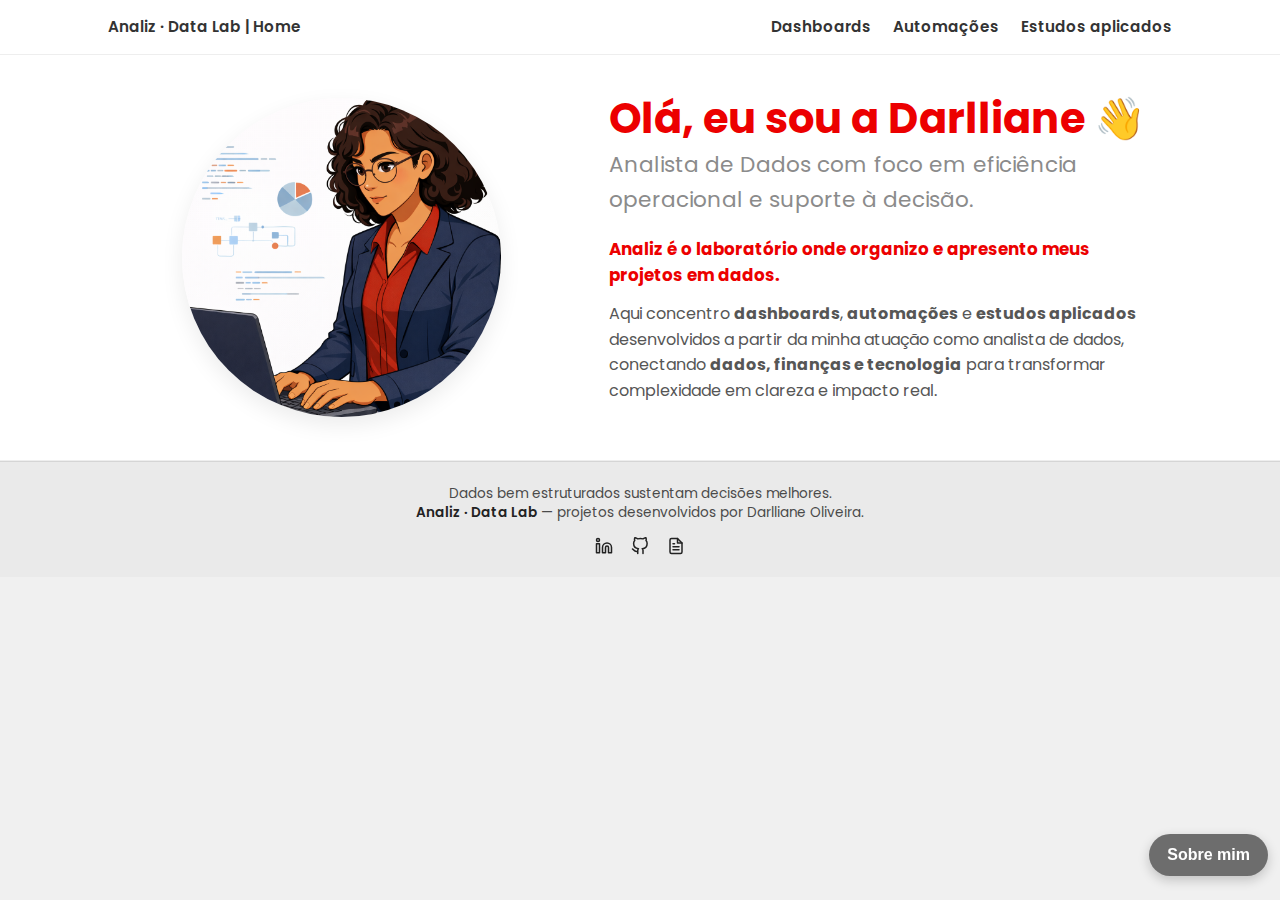
<file: index.html>
<!DOCTYPE html>
<html lang="pt-BR">
<head>
  <meta charset="UTF-8" />
  <meta name="viewport" content="width=device-width, initial-scale=1, viewport-fit=cover" />
  <title>Analiz · Data Lab</title>
  <meta name="description" content="Portfólio de projetos em Análise de Dados: dashboards, automações e estudos aplicados com foco em eficiência operacional e suporte à decisão." />

  <!-- Fonte -->
  <link rel="preconnect" href="https://fonts.googleapis.com" />
  <link rel="preconnect" href="https://fonts.gstatic.com" crossorigin />
  <link href="https://fonts.googleapis.com/css2?family=Poppins:wght@300;400;600;700&display=swap" rel="stylesheet" />

  <!-- CSS externo -->
  <script src="assets/js/head.js"></script>

</head>

<body>
  <!-- Loader de navegação -->
  <div id="page-loader" aria-hidden="true">
    <div class="loader-spinner" role="status" aria-label="Carregando"></div>
  </div>


  <!-- NAVBAR -->
  <header class="top-nav">
    <div class="nav-container">
      <div class="nav-brand">
        <a href="index.html">Analiz · Data Lab | Home</a>
      </div>

      <nav class="nav-links" aria-label="Navegação principal">
        <a href="dashboards/index.html">Dashboards</a>
        <a href="automacoes/index.html">Automações</a>
        <a href="outros_temas/index.html">Estudos aplicados</a>
      </nav>
    </div>
  </header>

  <!-- HERO -->
  <main id="conteudo">
    <section class="hero-outer">
      <div class="hero">

        <div class="hero-media">
          <img src="assets//img/analiz.png" alt="Analiz — analista de dados" loading="lazy" />
        </div>

        <div class="hero-content">
          <h1>Olá, eu sou a Darlliane 👋</h1>
          <h2>Analista de Dados com foco em eficiência operacional e suporte à decisão.</h2>

          <p class="highlight">
            Analiz é o laboratório onde organizo e apresento meus projetos em dados.
          </p>

          <p>
            Aqui concentro <strong>dashboards</strong>, <strong>automações</strong> e
            <strong>estudos aplicados</strong> desenvolvidos a partir da minha atuação
            como analista de dados, conectando <strong>dados, finanças e tecnologia</strong>
            para transformar complexidade em clareza e impacto real.
          </p>
        </div>

      </div>
    </section>
  </main>

  <!-- FOOTER -->
  <footer class="site-footer">
    <div class="footer-content">
      <p class="footer-text">
        Dados bem estruturados sustentam decisões melhores.
        <br />
        <strong>Analiz · Data Lab</strong> — projetos desenvolvidos por Darlliane Oliveira.
      </p>

      <div class="footer-icons" aria-label="Links sociais">
        <a href="https://www.linkedin.com/in/darlliane-oliveira/" target="_blank" rel="noopener" aria-label="LinkedIn">
          <img src="assets//img/icons/linkedin.svg" alt="LinkedIn" />
        </a>

        <a href="https://github.com/darllidso" target="_blank" rel="noopener" aria-label="GitHub">
          <img src="assets//img/icons/github.svg" alt="GitHub" />
        </a>

        <a
          href="https://drive.google.com/file/d/1v9AyhOX_EQFpCGU3636ZcON1fQlFMmdj/view?usp=sharing"
          target="_blank"
          rel="noopener"
          aria-label="Currículo"
        >
          <img src="assets//img/icons/file-text.svg" alt="Currículo PDF" />
        </a>
      </div>
    </div>
  </footer>

  <!-- BOTÃO SIDEBAR -->
  <button class="btn-analiz" type="button">
    <span class="btn-text">Sobre mim</span>
  </button>

  <!-- SIDEBAR -->
  <aside id="analiz-sidebar" aria-label="Sobre mim">
    <img class="profile-pic" src="assets//img/darlli.jpeg" alt="Foto de Darlliane Oliveira" loading="lazy" />

    <h3>Darlliane Oliveira</h3>

    <p>
      Sou Analista de Dados com cerca de 4 anos de experiência, atuando na análise
      e estruturação de dados para apoiar a tomada de decisão.
    </p>

    <p>
      Minha trajetória começou na área de <strong>finanças</strong>, o que me deu base sólida em regras
      de negócio e leitura de indicadores. A partir disso, migrei para dados, trabalhando com
      <strong>dashboards</strong>, <strong>automações</strong> e <strong>análises aplicadas</strong>.
    </p>

    <p>
      Hoje conecto <strong>dados, processos</strong> e <strong>negócio</strong>, com foco em eficiência operacional,
      clareza da informação e impacto real nas decisões.
    </p>
  </aside>

  <!-- JS ÚNICO -->
  <script src="assets/js/main.js" defer></script>
</body>
</html>
</file>
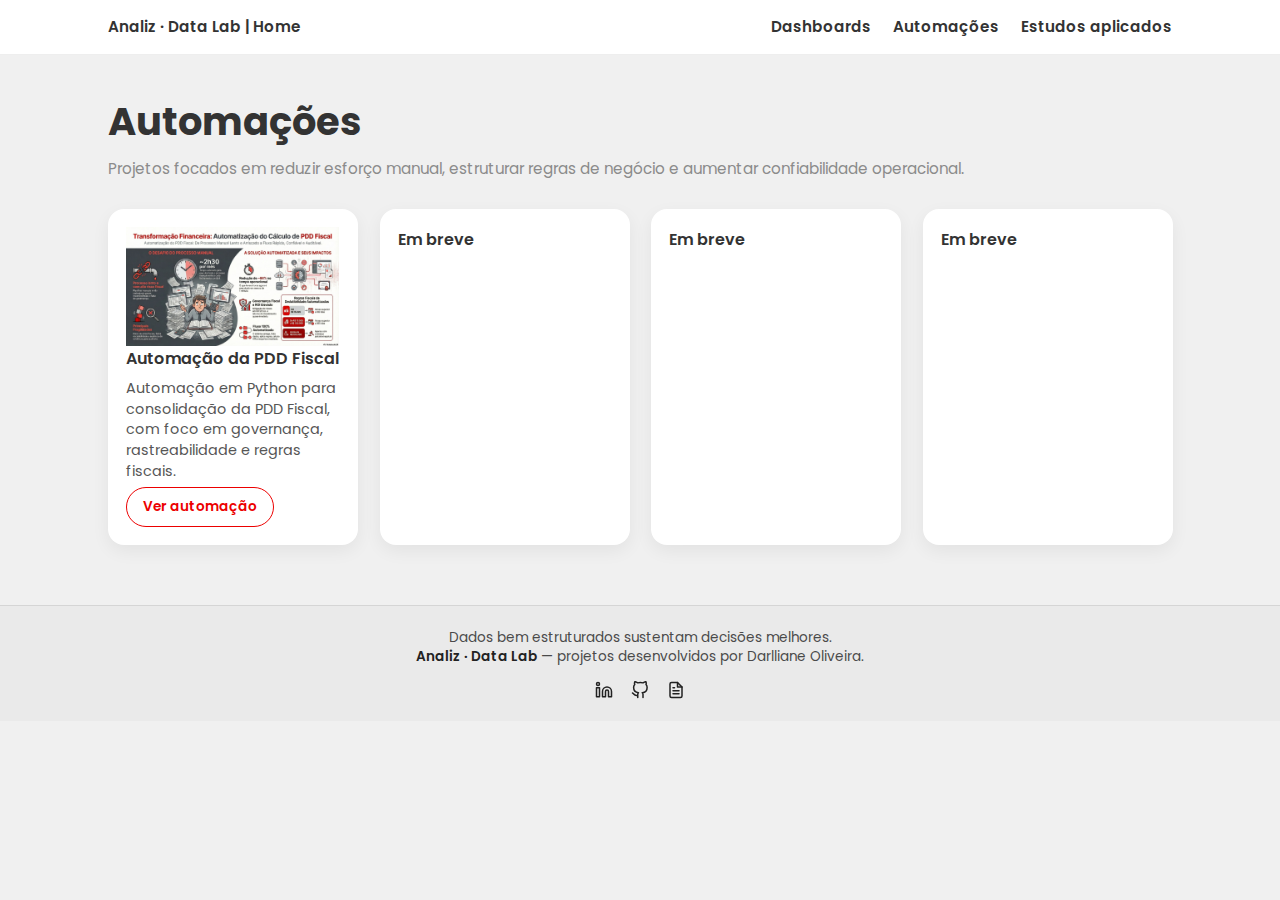
<file: automacoes/index.html>
<!DOCTYPE html>
<html lang="pt-BR">
<head>
  <meta charset="utf-8" />
  <meta name="viewport" content="width=device-width, initial-scale=1" />
  <title>Automações | Analiz · Data Lab</title>
  <meta name="description" content="Projetos de automação para reduzir esforço manual, padronizar regras de negócio e aumentar confiabilidade operacional." />

  <!-- Fonte -->
  <link rel="preconnect" href="https://fonts.googleapis.com" />
  <link rel="preconnect" href="https://fonts.gstatic.com" crossorigin />
  <link href="https://fonts.googleapis.com/css2?family=Poppins:wght@300;400;600;700&display=swap" rel="stylesheet" />

  <!-- CSS global -->
  <script src="../assets/js/head.js"></script>

</head>

<body>
  <!-- Loader -->
  <div id="page-loader" aria-hidden="true">
    <div class="loader-spinner" role="status" aria-label="Carregando"></div>
  </div>

  <!-- NAVBAR -->
  <header class="top-nav">
    <div class="nav-container">
      <div class="nav-brand">
        <a href="../index.html">Analiz · Data Lab | Home</a>
      </div>

      <nav class="nav-links" aria-label="Navegação principal">
        <a href="../dashboards/index.html">Dashboards</a>
        <a href="/automacoes/index.html" aria-current="page">Automações</a>
        <a href="/outros_temas/index.html">Estudos aplicados</a>
      </nav>
    </div>
  </header>

  <!-- CONTEÚDO -->
  <main id="conteudo" class="dashboard-page">
    <section class="dashboard-header">
      <h1>Automações</h1>
      <p>
        Projetos focados em reduzir esforço manual, estruturar regras de negócio
        e aumentar confiabilidade operacional.
      </p>
    </section>

    <section class="dashboard-grid" aria-label="Lista de automações">
      <!-- CARD ATIVO -->
      <article class="dashboard-card">
        <a href="./pdd.html" aria-label="Ver automação da PDD Fiscal">
          <img
            src="../assets/img/automacoes/pdd.jfif"
            alt="Automação da PDD Fiscal"
            loading="lazy"
          />
        </a>

        <h3>Automação da PDD Fiscal</h3>

        <p>
          Automação em Python para consolidação da PDD Fiscal,
          com foco em governança, rastreabilidade e regras fiscais.
        </p>

        <a href="./pdd.html" class="btn-dashboard">Ver automação</a>
      </article>

      <!-- PLACEHOLDERS VISUAIS (SEM CLASSE EXTRA) -->
      <article class="dashboard-card">
        <h3>Em breve</h3>
      </article>

      <article class="dashboard-card">
        <h3>Em breve</h3>
      </article>

      <article class="dashboard-card">
        <h3>Em breve</h3>
      </article>
    </section>
  </main>

  <!-- FOOTER -->
  <footer class="site-footer">
    <div class="footer-content">
      <p class="footer-text">
        Dados bem estruturados sustentam decisões melhores.
        <br />
        <strong>Analiz · Data Lab</strong> — projetos desenvolvidos por Darlliane Oliveira.
      </p>

      <div class="footer-icons" aria-label="Links sociais">
        <a href="https://www.linkedin.com/in/darlliane-oliveira/" target="_blank" rel="noopener" aria-label="LinkedIn">
          <img src="/assets//img/icons/linkedin.svg" alt="LinkedIn" />
        </a>

        <a href="https://github.com/darllidso" target="_blank" rel="noopener" aria-label="GitHub">
          <img src="/assets//img/icons/github.svg" alt="GitHub" />
        </a>

        <a
          href="https://drive.google.com/file/d/1v9AyhOX_EQFpCGU3636ZcON1fQlFMmdj/view?usp=sharing"
          target="_blank"
          rel="noopener"
          aria-label="Currículo"
        >
          <img src="/assets//img/icons/file-text.svg" alt="Currículo PDF" />
        </a>
      </div>
    </div>
  </footer>

  <script src="../assets/js/main.js" defer></script>
</body>
</html>
</file>
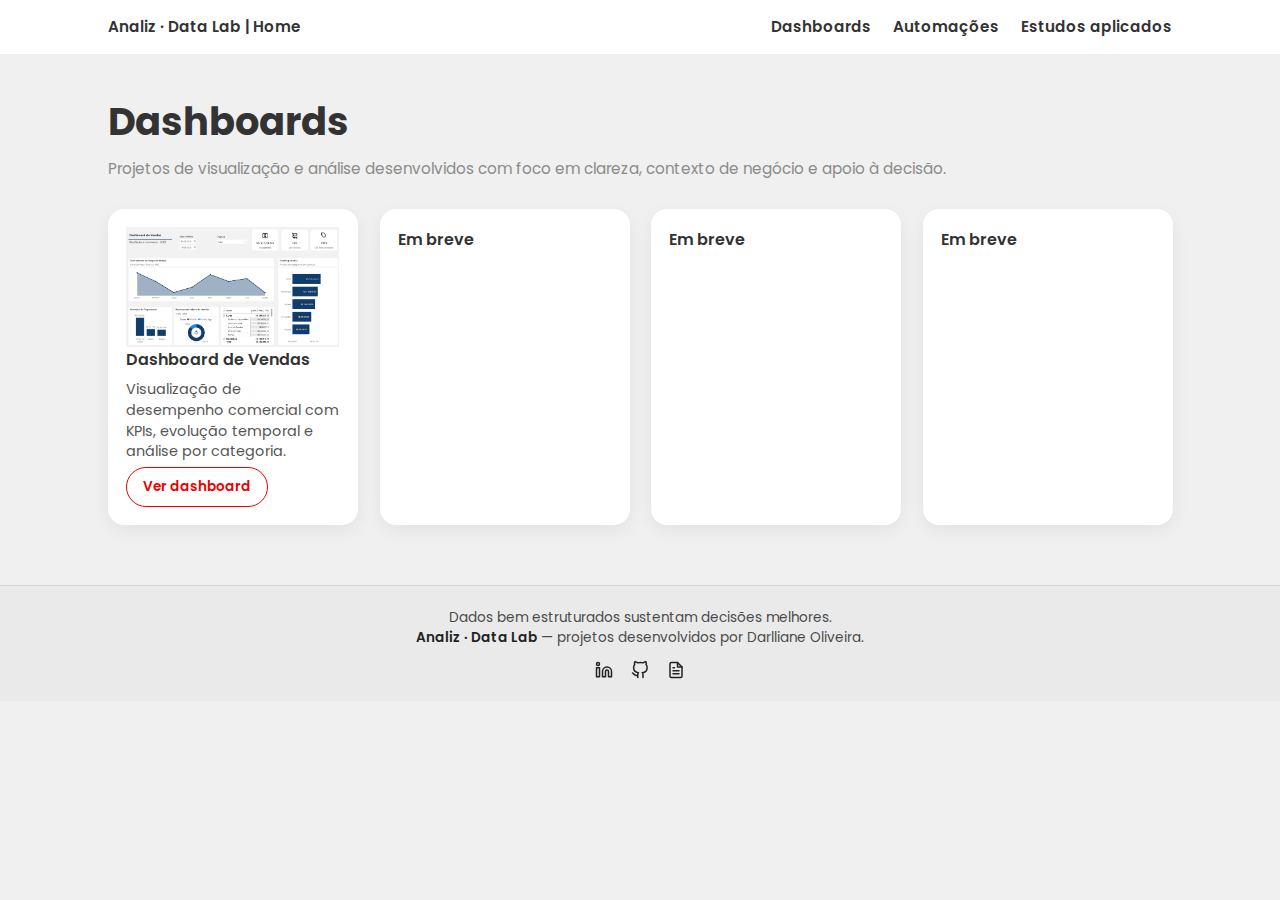
<file: dashboards/index.html>
<!DOCTYPE html>
<html lang="pt-BR">
<head>
  <meta charset="UTF-8" />
  <meta name="viewport" content="width=device-width, initial-scale=1.0" />
  <title>Dashboards | Analiz · Data Lab</title>
  <meta name="description" content="Projetos de dashboards e análises com foco em clareza, contexto de negócio e apoio à decisão." />

  <!-- Fonte -->
  <link rel="preconnect" href="https://fonts.googleapis.com" />
  <link rel="preconnect" href="https://fonts.gstatic.com" crossorigin />
  <link href="https://fonts.googleapis.com/css2?family=Poppins:wght@400;600;700&display=swap" rel="stylesheet" />

  <!-- CSS GLOBAL -->
 <script src="../assets/js/head.js"></script>
</head>

<body>
  <!-- Loader de navegação -->
  <div id="page-loader" aria-hidden="true">
    <div class="loader-spinner" role="status" aria-label="Carregando"></div>
  </div>

  <!-- NAVBAR -->
  <header class="top-nav">
    <div class="nav-container">
      <div class="nav-brand">
        <a href="../index.html">Analiz · Data Lab | Home</a>
      </div>

      <nav class="nav-links" aria-label="Navegação principal">
        <a href="../dashboards/index.html" aria-current="page">Dashboards</a>
        <a href="../automacoes/index.html">Automações</a>
        <a href="../outros_temas/index.html">Estudos aplicados</a>
      </nav>
    </div>
  </header>

  <!-- CONTEÚDO -->
  <main id="conteudo" class="dashboard-page">
    <section class="dashboard-header">
      <h1>Dashboards</h1>
      <p>
        Projetos de visualização e análise desenvolvidos com foco em clareza,
        contexto de negócio e apoio à decisão.
      </p>
    </section>

    <section class="dashboard-grid" aria-label="Lista de dashboards">
      <!-- PROJETO 01: Vendas -->
      <article class="dashboard-card">
        <a
          href="https://darllidso.github.io/01_dashboard_vendas/"
          target="_blank"
          rel="noopener"
          class="dashboard-thumb"
          aria-label="Abrir Dashboard de Vendas (nova aba)"
        >
          <img
            src="../assets//img/dashboards/vendas.png"
            alt="Dashboard de Vendas - Power BI"
            loading="lazy"
          />
        </a>

        <h3>Dashboard de Vendas</h3>

        <p>
          Visualização de desempenho comercial com KPIs, evolução temporal
          e análise por categoria.
        </p>

        <div class="card-actions">
          <a
            href="https://darllidso.github.io/01_dashboard_vendas/"
            target="_blank"
            rel="noopener"
            class="btn-dashboard"
          >
            Ver dashboard
          </a>
        </div>
      </article>

      <!-- PLACEHOLDERS -->
      <article class="dashboard-card placeholder" aria-label="Projeto em breve">
        <h3>Em breve</h3>
      </article>

      <article class="dashboard-card placeholder" aria-label="Projeto em breve">
        <h3>Em breve</h3>
      </article>

      <article class="dashboard-card placeholder" aria-label="Projeto em breve">
        <h3>Em breve</h3>
      </article>
    </section>
  </main>

  <!-- FOOTER -->
  <footer class="site-footer">
    <div class="footer-content">
      <p class="footer-text">
        Dados bem estruturados sustentam decisões melhores.
        <br />
        <strong>Analiz · Data Lab</strong> — projetos desenvolvidos por Darlliane Oliveira.
      </p>

      <div class="footer-icons" aria-label="Links sociais">
        <a href="https://www.linkedin.com/in/darlliane-oliveira/" target="_blank" rel="noopener" aria-label="LinkedIn">
          <img src="/assets//img/icons/linkedin.svg" alt="LinkedIn" />
        </a>

        <a href="https://github.com/darllidso" target="_blank" rel="noopener" aria-label="GitHub">
          <img src="/assets//img/icons/github.svg" alt="GitHub" />
        </a>

        <a
          href="https://drive.google.com/file/d/1v9AyhOX_EQFpCGU3636ZcON1fQlFMmdj/view?usp=sharing"
          target="_blank"
          rel="noopener"
          aria-label="Currículo"
        >
          <img src="/assets//img/icons/file-text.svg" alt="Currículo PDF" />
        </a>
      </div>
    </div>
  </footer>

  <script src="../assets/js/main.js" defer></script>
</body>
</html>
</file>
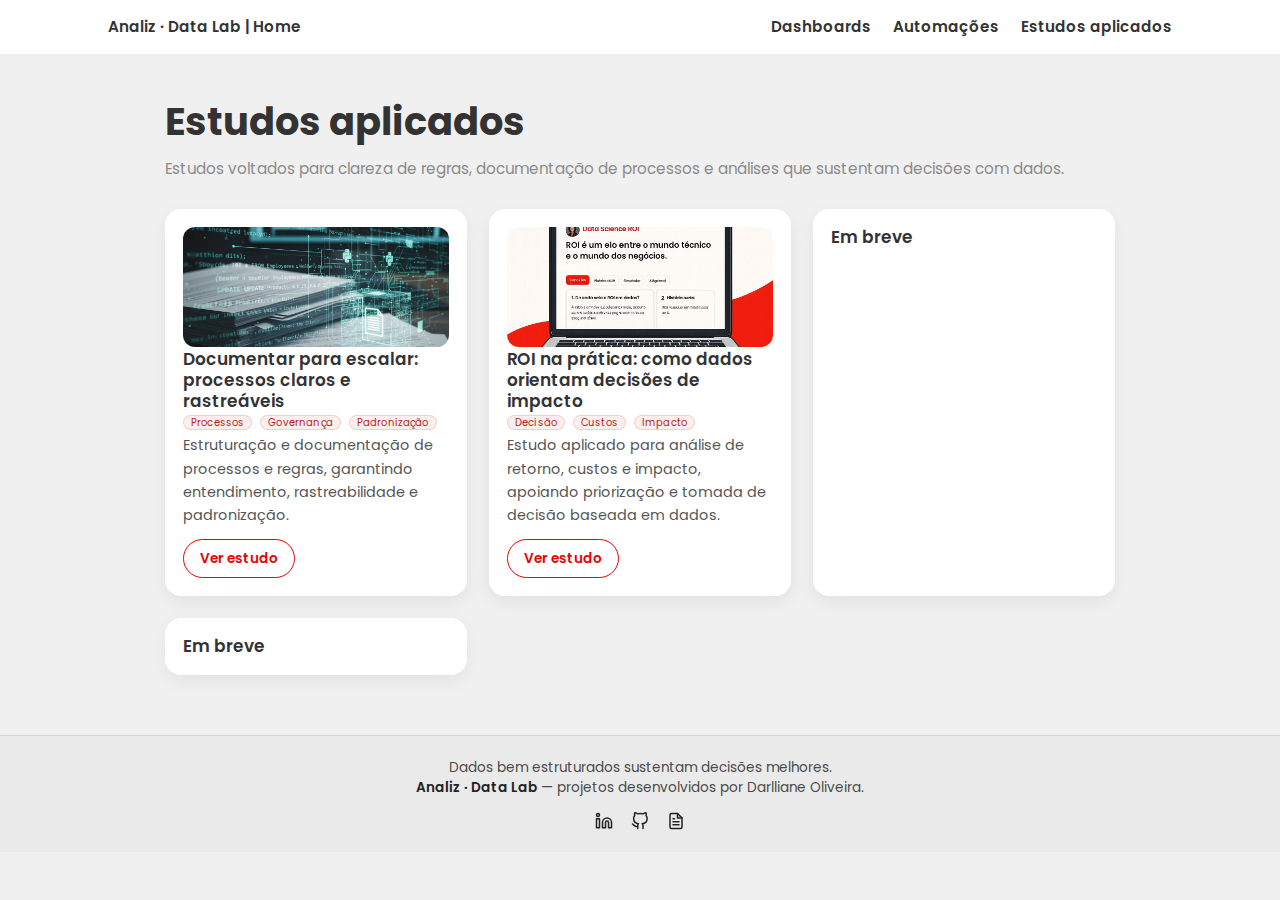
<file: outros_temas/index.html>
<!DOCTYPE html>
<html lang="pt-BR">
<head>
  <meta charset="utf-8" />
  <meta name="viewport" content="width=device-width, initial-scale=1" />
  <title>Estudos aplicados | Analiz · Data Lab</title>
  <meta name="description" content="Estudos aplicados em dados: documentação, ROI e análises voltadas para decisão e eficiência operacional." />

  <!-- Fonte -->
  <link rel="preconnect" href="https://fonts.googleapis.com" />
  <link rel="preconnect" href="https://fonts.gstatic.com" crossorigin />
  <link href="https://fonts.googleapis.com/css2?family=Poppins:wght@300;400;600;700&display=swap" rel="stylesheet" />

  <!-- CSS global via head.js -->
  <script src="../assets/js/head.js"></script>
</head>

<body class="page-estudos">

  <div id="page-loader" aria-hidden="true">
    <div class="loader-spinner" role="status" aria-label="Carregando"></div>
  </div>

  <header class="top-nav">
    <div class="nav-container">
      <div class="nav-brand">
        <a href="../index.html">Analiz · Data Lab | Home</a>
      </div>

      <nav class="nav-links" aria-label="Navegação principal">
        <a href="../dashboards/index.html">Dashboards</a>
        <a href="../automacoes/index.html">Automações</a>
        <a href="./index.html" aria-current="page">Estudos aplicados</a>
      </nav>
    </div>
  </header>

  <main class="dashboard-page">

    <div class="dashboard-header">
      <h1>Estudos aplicados</h1>
      <p>
        Estudos voltados para clareza de regras, documentação de processos e análises que sustentam decisões com dados.
      </p>
    </div>

    <div class="dashboard-grid">

      <!-- DOCUMENTAÇÃO -->
      <article class="dashboard-card">
        <img
          class="card-cover"
          src="../assets/img/outros_temas/doc.png"
          alt="Capa do estudo sobre documentação e padronização"
          loading="lazy"
        >

        <h3>Documentar para escalar: processos claros e rastreáveis</h3>

        <div class="tags">
          <span class="tag-pill">Processos</span>
          <span class="tag-pill">Governança</span>
          <span class="tag-pill">Padronização</span>
        </div>

        <p>
          Estruturação e documentação de processos e regras, garantindo entendimento, rastreabilidade e padronização.
        </p>

        <a href="./documentacao.html" class="btn-dashboard">Ver estudo</a>
      </article>

      <!-- ROI -->
      <article class="dashboard-card">
        <img
          class="card-cover"
          src="../assets/img/outros_temas/roi.jfif"
          alt="Capa do estudo sobre ROI e tomada de decisão"
          loading="lazy"
        >

        <h3>ROI na prática: como dados orientam decisões de impacto</h3>

        <div class="tags">
          <span class="tag-pill">Decisão</span>
          <span class="tag-pill">Custos</span>
          <span class="tag-pill">Impacto</span>
        </div>

        <p>
          Estudo aplicado para análise de retorno, custos e impacto, apoiando priorização e tomada de decisão baseada em dados.
        </p>

        <a href="./roi.html" class="btn-dashboard">Ver estudo</a>
      </article>

      <!-- EM BREVE -->
      <article class="dashboard-card">
        <h3>Em breve</h3>
      </article>

      <article class="dashboard-card">
        <h3>Em breve</h3>
      </article>

    </div>
  </main>

  <footer class="site-footer">
    <div class="footer-content">
      <p class="footer-text">
        Dados bem estruturados sustentam decisões melhores.
        <br />
        <strong>Analiz · Data Lab</strong> — projetos desenvolvidos por Darlliane Oliveira.
      </p>

      <div class="footer-icons" aria-label="Links sociais">
        <a href="https://www.linkedin.com/in/darlliane-oliveira/" target="_blank" rel="noopener" aria-label="LinkedIn">
          <img src="../assets/img/icons/linkedin.svg" alt="LinkedIn" />
        </a>

        <a href="https://github.com/darllidso" target="_blank" rel="noopener" aria-label="GitHub">
          <img src="../assets/img/icons/github.svg" alt="GitHub" />
        </a>

        <a
          href="https://drive.google.com/file/d/1v9AyhOX_EQFpCGU3636ZcON1fQlFMmdj/view?usp=sharing"
          target="_blank"
          rel="noopener"
          aria-label="Currículo"
        >
          <img src="../assets/img/icons/file-text.svg" alt="Currículo PDF" />
        </a>
      </div>
    </div>
  </footer>

  <script src="../assets/js/main.js" defer></script>
</body>
</html>
</file>
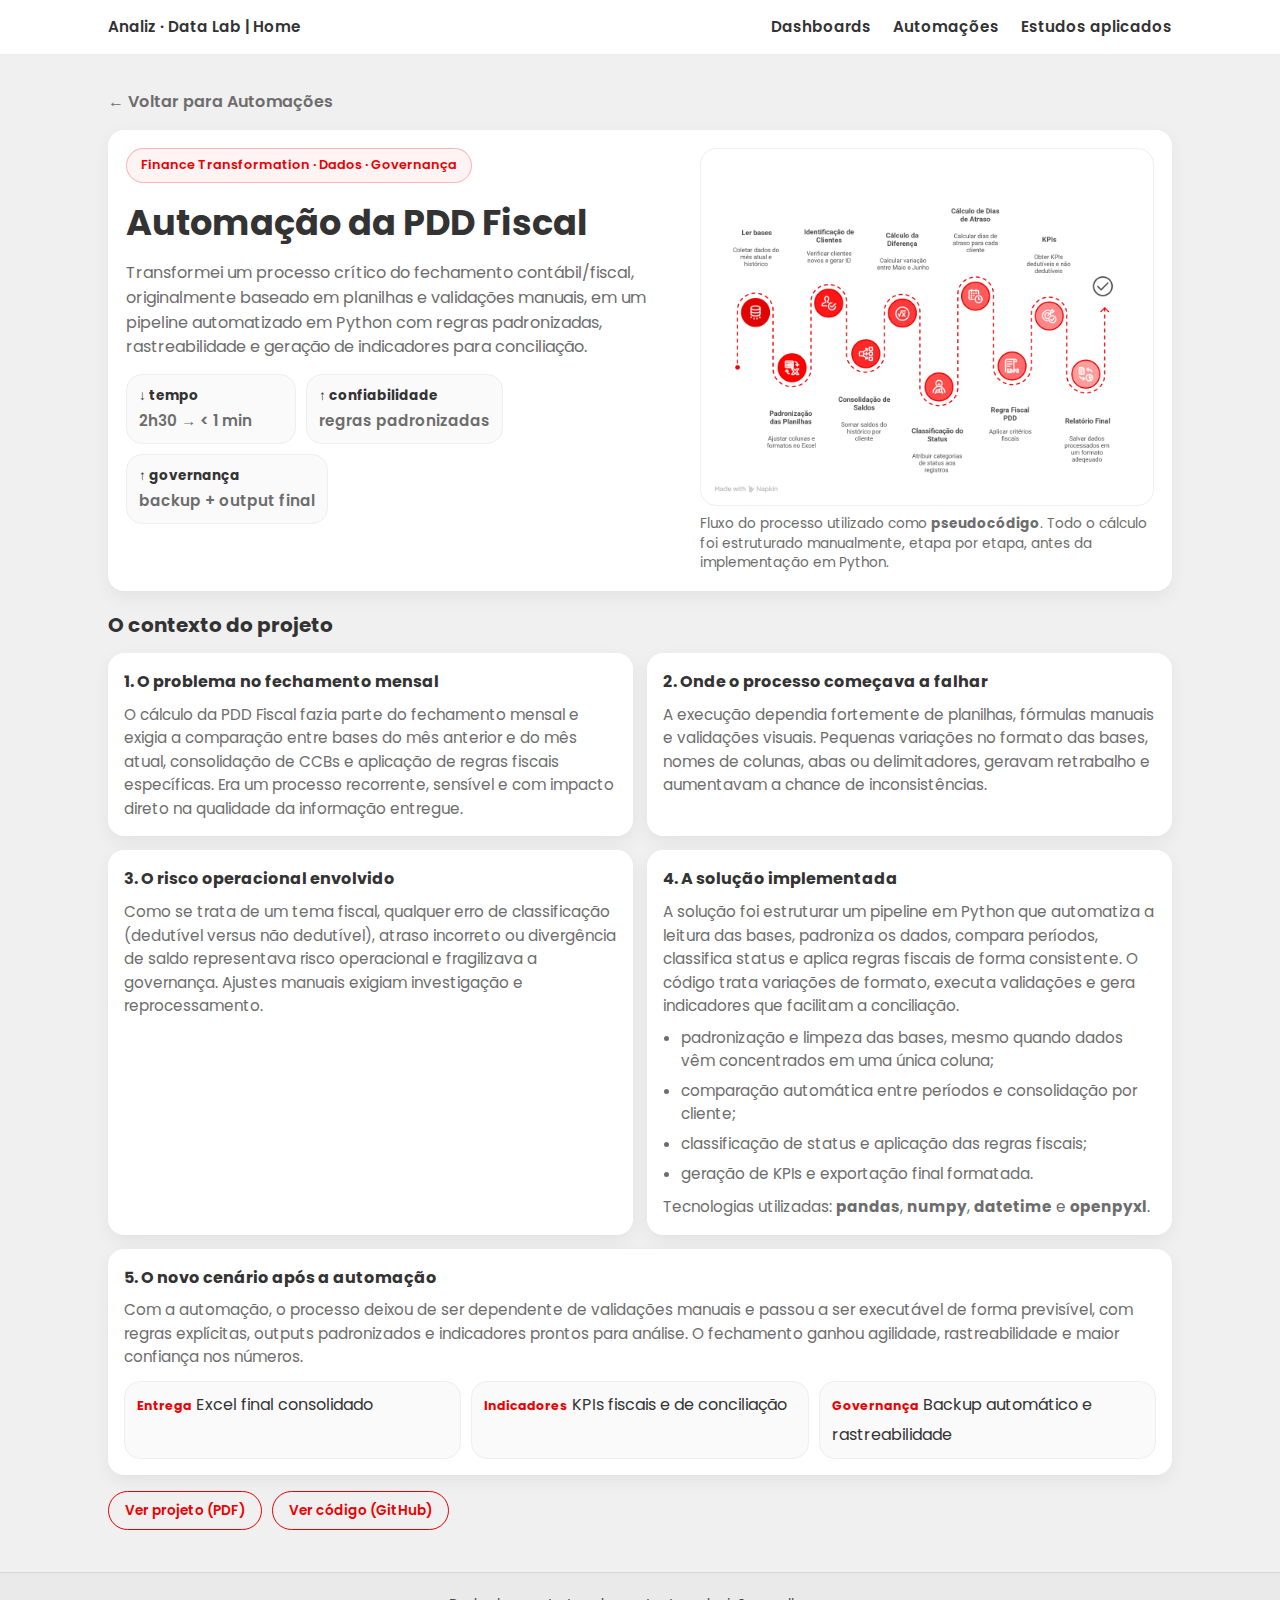
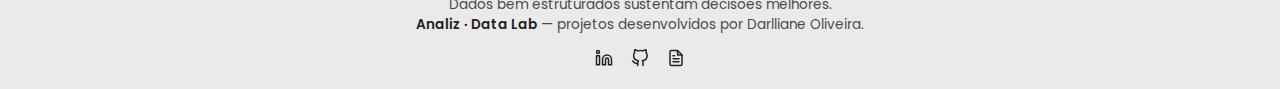
<file: automacoes/pdd.html>
<!DOCTYPE html>
<html lang="pt-BR">
<head>
  <meta charset="utf-8">
  <meta name="viewport" content="width=device-width, initial-scale=1">
  <title>Automação da PDD Fiscal | Analiz · Data Lab</title>
  <meta name="description" content="Case de automação de PDD Fiscal com foco em governança, rastreabilidade e redução de risco operacional.">

  <!-- Fonte -->
  <link href="https://fonts.googleapis.com/css2?family=Poppins:wght@300;400;600;700&display=swap" rel="stylesheet">
  <style>
    body{
      font-family:Poppins, system-ui, -apple-system, BlinkMacSystemFont, "Segoe UI", sans-serif;
    }
  </style>

  <!-- CSS global -->
  <script src="../assets/js/head.js"></script>


  <!-- CSS específico da página -->
  <link rel="stylesheet" href="styles_pdd.css">
</head>

<body>

  <!-- Loader -->
  <div id="page-loader" aria-hidden="true">
    <div class="loader-spinner" role="status" aria-label="Carregando"></div>
  </div>

  <!-- NAVBAR -->
  <header class="top-nav">
    <div class="nav-container">
      <div class="nav-brand">
        <a href="../index.html">Analiz · Data Lab | Home</a>
      </div>

      <nav class="nav-links" aria-label="Navegação principal">
        <a href="../dashboards/index.html">Dashboards</a>
        <a href="../automacoes/index.html">Automações</a>
        <a href="../outros_temas/index.html">Estudos aplicados</a>
      </nav>
    </div>
  </header>

  <!-- CONTEÚDO -->
  <main id="conteudo" class="pdd-page">

    <div class="back-link">
      <a href="../automacoes/index.html">← Voltar para Automações</a>
    </div>

    <!-- HERO -->
    <section class="hero-section">

      <!-- TEXTO -->
      <div class="hero-text">
        <span class="pill">Finance Transformation · Dados · Governança</span>

        <h1>Automação da PDD Fiscal</h1>

        <p class="lead">
          Transformei um processo crítico do fechamento contábil/fiscal,
          originalmente baseado em planilhas e validações manuais,
          em um pipeline automatizado em Python com regras padronizadas,
          rastreabilidade e geração de indicadores para conciliação.
        </p>

        <!-- KPIs -->
        <div class="impact-bar" aria-label="Resumo de impacto">
          <div class="impact-item">
            <span class="impact-kpi">↓ tempo</span>
            <span class="impact-val">2h30 → &lt; 1 min</span>
          </div>

          <div class="impact-item">
            <span class="impact-kpi">↑ confiabilidade</span>
            <span class="impact-val">regras padronizadas</span>
          </div>

          <div class="impact-item">
            <span class="impact-kpi">↑ governança</span>
            <span class="impact-val">backup + output final</span>
          </div>
        </div>
      </div>

      <!-- IMAGEM + LEGENDA -->
      <div class="hero-figure">
        <div class="hero-image">
          <img
            src="../assets/img/automacoes/pdd_fluxo.png"
            alt="Fluxo do processo de cálculo da PDD Fiscal"
            loading="lazy"
          >
        </div>

        <p class="image-caption">
          Fluxo do processo utilizado como <strong>pseudocódigo</strong>.
          Todo o cálculo foi estruturado manualmente, etapa por etapa,
          antes da implementação em Python.
        </p>
      </div>

    </section>

    <!-- HISTÓRIA DO PROJETO -->
    <section class="case-section">
      <h2>O contexto do projeto</h2>

      <div class="case-grid">

        <article class="case-card">
          <h3>1. O problema no fechamento mensal</h3>
          <p>
            O cálculo da PDD Fiscal fazia parte do fechamento mensal e exigia a comparação
            entre bases do mês anterior e do mês atual, consolidação de CCBs
            e aplicação de regras fiscais específicas.
            Era um processo recorrente, sensível e com impacto direto
            na qualidade da informação entregue.
          </p>
        </article>

        <article class="case-card">
          <h3>2. Onde o processo começava a falhar</h3>
          <p>
            A execução dependia fortemente de planilhas, fórmulas manuais
            e validações visuais.
            Pequenas variações no formato das bases, nomes de colunas,
            abas ou delimitadores, geravam retrabalho
            e aumentavam a chance de inconsistências.
          </p>
        </article>

        <article class="case-card">
          <h3>3. O risco operacional envolvido</h3>
          <p>
            Como se trata de um tema fiscal, qualquer erro de classificação
            (dedutível versus não dedutível), atraso incorreto
            ou divergência de saldo representava risco operacional
            e fragilizava a governança.
            Ajustes manuais exigiam investigação e reprocessamento.
          </p>
        </article>

        <article class="case-card">
          <h3>4. A solução implementada</h3>
          <p>
            A solução foi estruturar um pipeline em Python que automatiza
            a leitura das bases, padroniza os dados, compara períodos,
            classifica status e aplica regras fiscais de forma consistente.
            O código trata variações de formato, executa validações
            e gera indicadores que facilitam a conciliação.
          </p>

          <ul class="bullet">
            <li>padronização e limpeza das bases, mesmo quando dados vêm concentrados em uma única coluna;</li>
            <li>comparação automática entre períodos e consolidação por cliente;</li>
            <li>classificação de status e aplicação das regras fiscais;</li>
            <li>geração de KPIs e exportação final formatada.</li>
          </ul>

          <p class="mini">
            Tecnologias utilizadas:
            <strong>pandas</strong>, <strong>numpy</strong>,
            <strong>datetime</strong> e <strong>openpyxl</strong>.
          </p>
        </article>

        <article class="case-card full">
          <h3>5. O novo cenário após a automação</h3>
          <p>
            Com a automação, o processo deixou de ser dependente
            de validações manuais e passou a ser executável
            de forma previsível, com regras explícitas,
            outputs padronizados e indicadores prontos para análise.
            O fechamento ganhou agilidade, rastreabilidade
            e maior confiança nos números.
          </p>

          <div class="deliverables">
            <div class="deliverable">
              <span class="tag">Entrega</span>
              <span>Excel final consolidado</span>
            </div>

            <div class="deliverable">
              <span class="tag">Indicadores</span>
              <span>KPIs fiscais e de conciliação</span>
            </div>

            <div class="deliverable">
              <span class="tag">Governança</span>
              <span>Backup automático e rastreabilidade</span>
            </div>
          </div>
        </article>

      </div>
    </section>

    <!-- AÇÕES FINAIS -->
    <section class="buttons">
      <a class="btn-dashboard" href="../assets/ppt/Projeto_PDD_Fiscal.pdf" target="_blank" rel="noopener">
        Ver projeto (PDF)
      </a>

      <a class="btn-dashboard" href="https://github.com/darllidso/finance_transformation_project" target="_blank" rel="noopener">
        Ver código (GitHub)
      </a>
    </section>

  </main>

  <!-- FOOTER -->
  <footer class="site-footer">
    <div class="footer-content">
      <p class="footer-text">
        Dados bem estruturados sustentam decisões melhores.
        <br>
        <strong>Analiz · Data Lab</strong> — projetos desenvolvidos por Darlliane Oliveira.
      </p>

      <div class="footer-icons">
        <a href="https://www.linkedin.com/in/darlliane-oliveira/" target="_blank" aria-label="LinkedIn">
          <img src="../assets/img/icons/linkedin.svg" alt="LinkedIn">
        </a>

        <a href="https://github.com/darllidso" target="_blank" aria-label="GitHub">
          <img src="../assets/img/icons/github.svg" alt="GitHub">
        </a>

        <a href="https://drive.google.com/file/d/1v9AyhOX_EQFpCGU3636ZcON1fQlFMmdj/view?usp=sharing" target="_blank" aria-label="Currículo">
          <img src="../assets/img/icons/file-text.svg" alt="Currículo PDF">
        </a>
      </div>
    </div>
  </footer>

  <script src="../assets/js/main.js" defer></script>

</body>
</html>
</file>
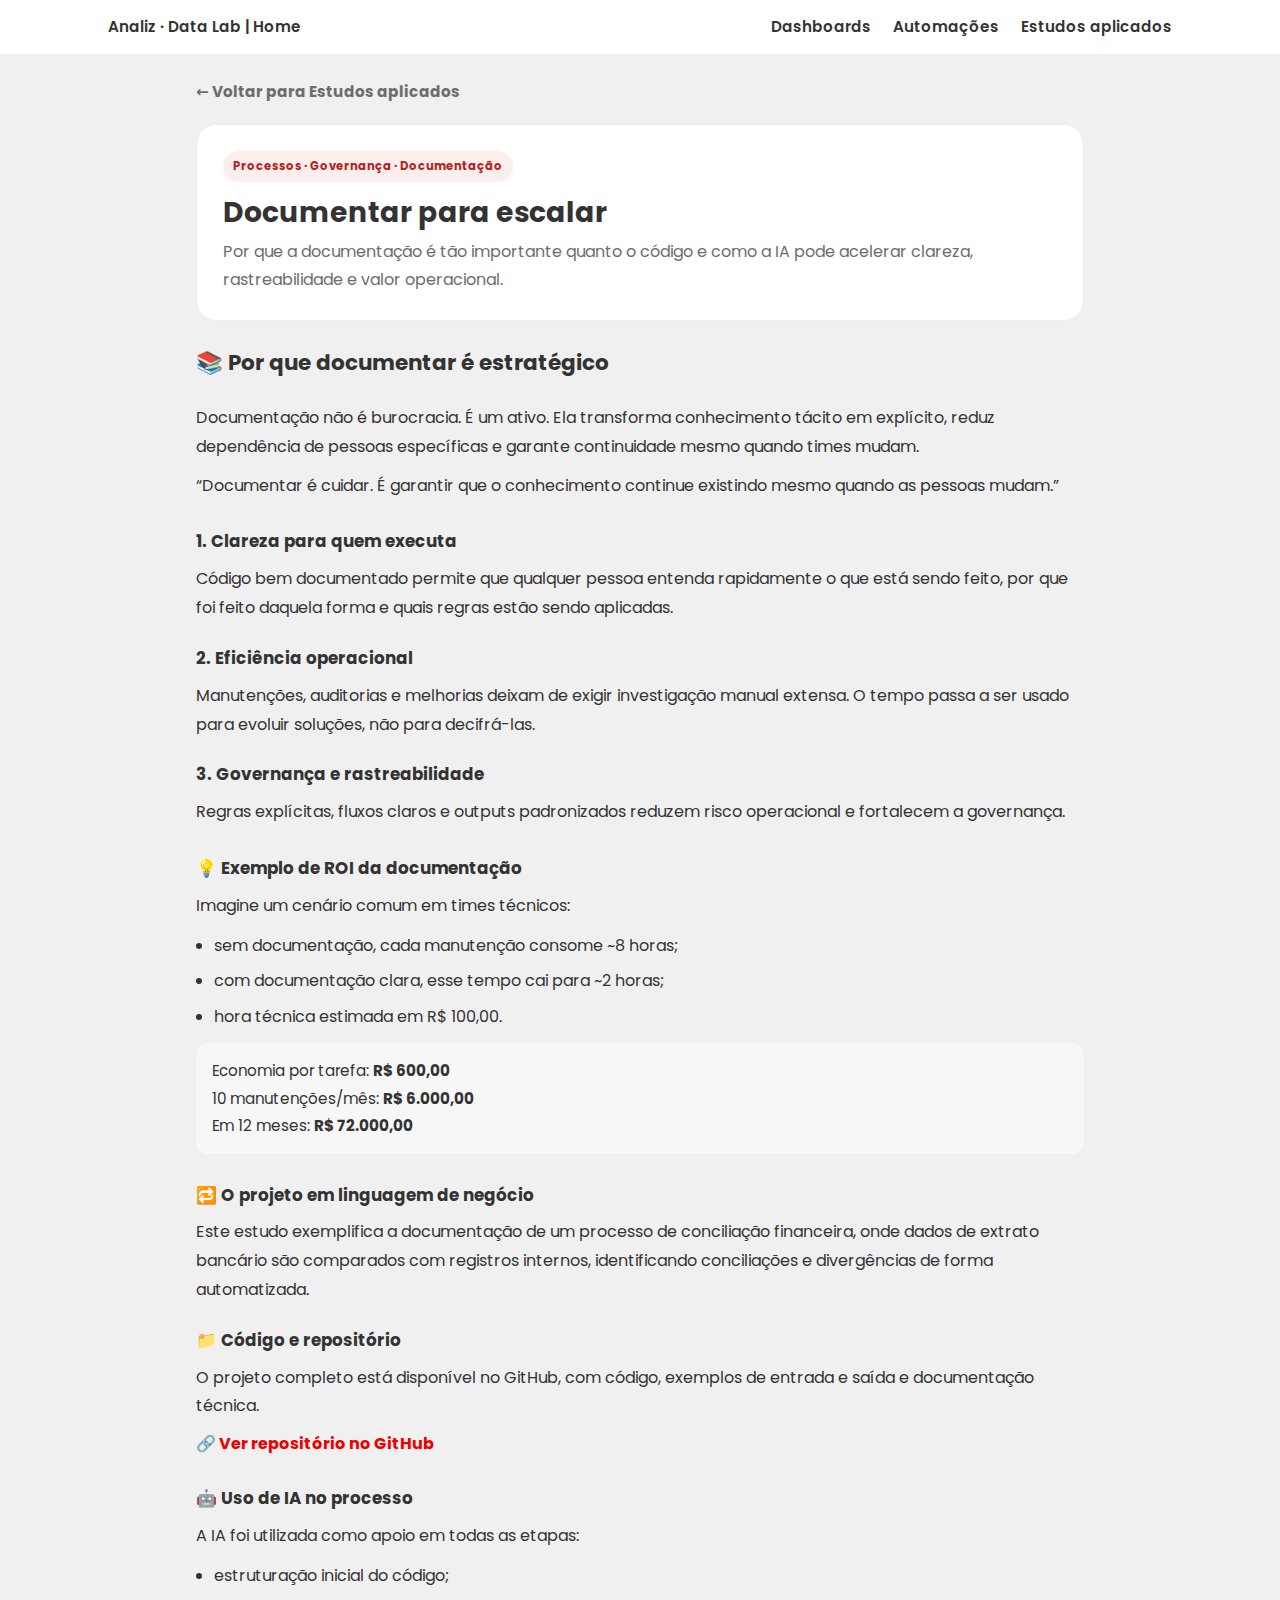
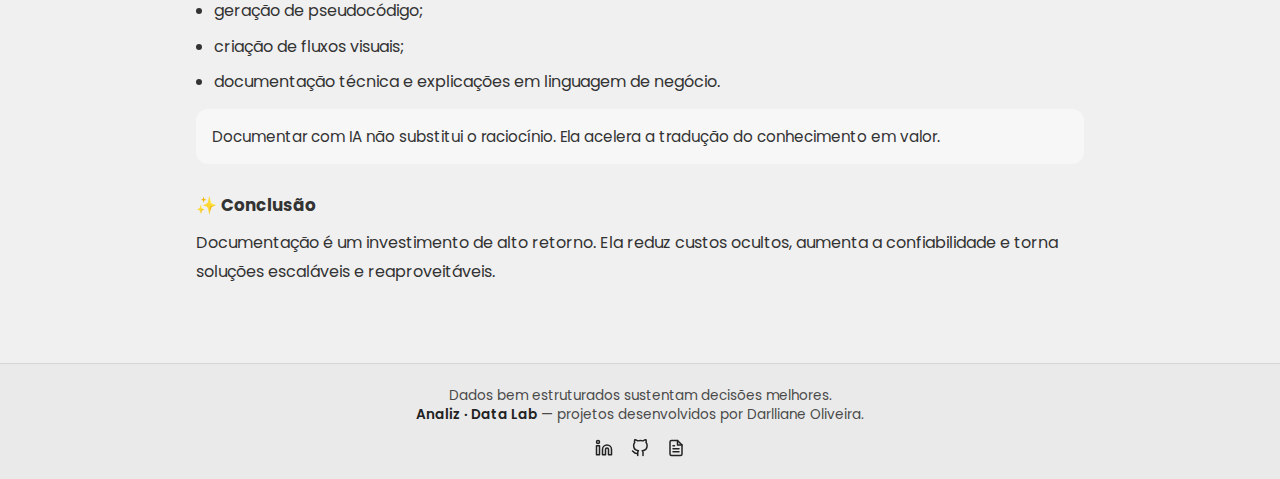
<file: outros_temas/documentacao.html>
<!DOCTYPE html>
<html lang="pt-BR">
<head>
  <meta charset="utf-8">
  <meta name="viewport" content="width=device-width, initial-scale=1">
  <title>Documentar para escalar | Analiz · Data Lab</title>
  <meta name="description" content="Estudo aplicado sobre documentação: clareza de processos, rastreabilidade e ROI operacional.">

  <!-- Fonte -->
  <link href="https://fonts.googleapis.com/css2?family=Poppins:wght@300;400;600;700&display=swap" rel="stylesheet">

  <!-- CSS global -->
  <script src="../assets/js/head.js"></script>
  <link rel="stylesheet" href="styles_documentacao.css">

</head>

<body>

  <!-- Loader -->
  <div id="page-loader" aria-hidden="true">
    <div class="loader-spinner" role="status" aria-label="Carregando"></div>
  </div>

  <!-- NAVBAR -->
  <header class="top-nav">
    <div class="nav-container">
      <div class="nav-brand">
        <a href="../index.html">Analiz · Data Lab | Home</a>
      </div>

      <nav class="nav-links" aria-label="Navegação principal">
        <a href="../dashboards/index.html">Dashboards</a>
        <a href="../automacoes/index.html">Automações</a>
        <a href="./index.html" aria-current="page">Estudos aplicados</a>
      </nav>
    </div>
  </header>

  <!-- CONTEÚDO -->
  <main id="conteudo" class="study-page">

    <!-- BACK LINK (IGUAL AO DA AUTOMAÇÃO) -->
    <div class="back-link">
      <a href="./index.html">← Voltar para Estudos aplicados</a>
    </div>

    <!-- HERO -->
    <section class="hero-section">

      <!-- TEXTO -->
      <div class="hero-text">
        <span class="pill">Processos · Governança · Documentação</span>

        <h1>Documentar para escalar</h1>

        <p class="lead">
          Por que a documentação é tão importante quanto o código
          e como a IA pode acelerar clareza, rastreabilidade
          e valor operacional.
        </p>
      </div>

    </section>

    <!-- CONTEÚDO DO ESTUDO -->
    <section class="case-section">

      <h2>📚 Por que documentar é estratégico</h2>

      <div class="case-grid">

        <article class="case-card full">
          <p>
            Documentação não é burocracia. É um ativo.
            Ela transforma conhecimento tácito em explícito,
            reduz dependência de pessoas específicas
            e garante continuidade mesmo quando times mudam.
          </p>

          <p>
            “Documentar é cuidar. É garantir que o conhecimento continue existindo
            mesmo quando as pessoas mudam.”
          </p>
        </article>

        <article class="case-card">
          <h3>1. Clareza para quem executa</h3>
          <p>
            Código bem documentado permite que qualquer pessoa
            entenda rapidamente o que está sendo feito,
            por que foi feito daquela forma
            e quais regras estão sendo aplicadas.
          </p>
        </article>

        <article class="case-card">
          <h3>2. Eficiência operacional</h3>
          <p>
            Manutenções, auditorias e melhorias deixam de exigir
            investigação manual extensa.
            O tempo passa a ser usado para evoluir soluções,
            não para decifrá-las.
          </p>
        </article>

        <article class="case-card">
          <h3>3. Governança e rastreabilidade</h3>
          <p>
            Regras explícitas, fluxos claros
            e outputs padronizados reduzem risco operacional
            e fortalecem a governança.
          </p>
        </article>

        <article class="case-card full">
          <h3>💡 Exemplo de ROI da documentação</h3>

          <p>
            Imagine um cenário comum em times técnicos:
          </p>

          <ul class="bullet">
            <li>sem documentação, cada manutenção consome ~8 horas;</li>
            <li>com documentação clara, esse tempo cai para ~2 horas;</li>
            <li>hora técnica estimada em R$ 100,00.</li>
          </ul>

          <p class="mini">
            Economia por tarefa: <strong>R$ 600,00</strong><br>
            10 manutenções/mês: <strong>R$ 6.000,00</strong><br>
            Em 12 meses: <strong>R$ 72.000,00</strong>
          </p>
        </article>

        <article class="case-card">
          <h3>🔁 O projeto em linguagem de negócio</h3>
          <p>
            Este estudo exemplifica a documentação de um processo
            de conciliação financeira, onde dados de extrato bancário
            são comparados com registros internos,
            identificando conciliações e divergências
            de forma automatizada.
          </p>
        </article>

        <article class="case-card">
          <h3>📁 Código e repositório</h3>
          <p>
            O projeto completo está disponível no GitHub,
            com código, exemplos de entrada e saída
            e documentação técnica.
          </p>

          <a
            href="https://github.com/darllidso/conciliador_financeiro_py_exemplo"
            target="_blank"
            rel="noopener"
          >
            🔗 Ver repositório no GitHub
          </a>
        </article>

        <article class="case-card full">
          <h3>🤖 Uso de IA no processo</h3>
          <p>
            A IA foi utilizada como apoio em todas as etapas:
          </p>

          <ul class="bullet">
            <li>estruturação inicial do código;</li>
            <li>geração de pseudocódigo;</li>
            <li>criação de fluxos visuais;</li>
            <li>documentação técnica e explicações em linguagem de negócio.</li>
          </ul>

          <p class="mini">
            Documentar com IA não substitui o raciocínio.
            Ela acelera a tradução do conhecimento em valor.
          </p>
        </article>

        <article class="case-card full">
          <h3>✨ Conclusão</h3>
          <p>
            Documentação é um investimento de alto retorno.
            Ela reduz custos ocultos, aumenta a confiabilidade
            e torna soluções escaláveis e reaproveitáveis.
          </p>
        </article>

      </div>
    </section>

  </main>

  <!-- FOOTER -->
  <footer class="site-footer">
    <div class="footer-content">
      <p class="footer-text">
        Dados bem estruturados sustentam decisões melhores.
        <br>
        <strong>Analiz · Data Lab</strong> — projetos desenvolvidos por Darlliane Oliveira.
      </p>

      <div class="footer-icons">
        <a href="https://www.linkedin.com/in/darlliane-oliveira/" target="_blank" aria-label="LinkedIn">
          <img src="../assets/img/icons/linkedin.svg" alt="LinkedIn">
        </a>

        <a href="https://github.com/darllidso" target="_blank" aria-label="GitHub">
          <img src="../assets/img/icons/github.svg" alt="GitHub">
        </a>

        <a href="https://drive.google.com/file/d/1v9AyhOX_EQFpCGU3636ZcON1fQlFMmdj/view?usp=sharing" target="_blank" aria-label="Currículo">
          <img src="../assets/img/icons/file-text.svg" alt="Currículo PDF">
        </a>
      </div>
    </div>
  </footer>

  <script src="../assets/js/main.js" defer></script>

</body>
</html>
</file>
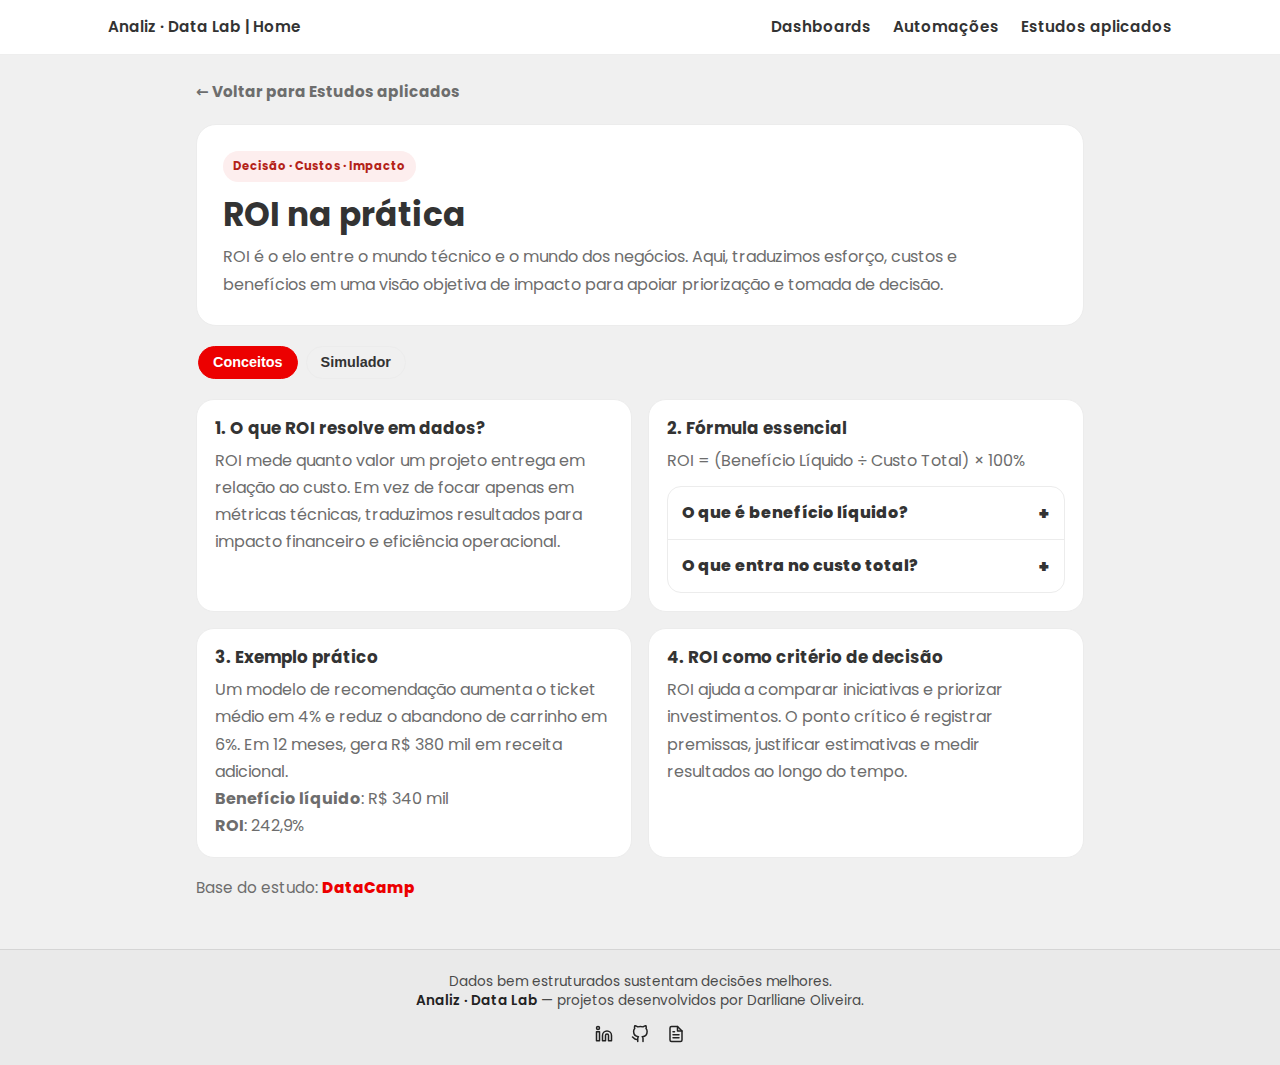
<file: outros_temas/roi.html>
<!DOCTYPE html>
<html lang="pt-BR">
<head>
  <meta charset="utf-8">
  <meta name="viewport" content="width=device-width, initial-scale=1">
  <title>ROI na prática | Analiz · Data Lab</title>
  <meta name="description" content="Estudo aplicado sobre ROI em dados: custos, benefícios e simulador para traduzir impacto técnico em valor de negócio.">

  <!-- Fonte -->
  <link href="https://fonts.googleapis.com/css2?family=Poppins:wght@300;400;600;700&display=swap" rel="stylesheet">

  <!-- CSS global -->
  <script src="../assets/js/head.js"></script>

  <!-- CSS específico da página -->
  <link rel="stylesheet" href="styles_roi.css">
</head>

<body>

  <!-- Loader -->
  <div id="page-loader" aria-hidden="true">
    <div class="loader-spinner" role="status" aria-label="Carregando"></div>
  </div>

  <!-- NAVBAR -->
  <header class="top-nav">
    <div class="nav-container">
      <div class="nav-brand">
        <a href="../index.html">Analiz · Data Lab | Home</a>
      </div>

      <nav class="nav-links" aria-label="Navegação principal">
        <a href="../dashboards/index.html">Dashboards</a>
        <a href="../automacoes/index.html">Automações</a>
        <a href="./index.html" aria-current="page">Estudos aplicados</a>
      </nav>
    </div>
  </header>

  <!-- CONTEÚDO -->
  <main id="conteudo" class="roi-page">

    <!-- BACK LINK -->
    <div class="back-link">
      <a href="./index.html">← Voltar para Estudos aplicados</a>
    </div>

    <!-- HERO -->
    <section class="hero-section">
      <div class="hero-text">
        <span class="pill">Decisão · Custos · Impacto</span>

        <h1>ROI na prática</h1>

        <p class="lead">
          ROI é o elo entre o mundo técnico e o mundo dos negócios.
          Aqui, traduzimos esforço, custos e benefícios em uma visão objetiva
          de impacto para apoiar priorização e tomada de decisão.
        </p>
      </div>
    </section>

    <!-- TABS -->
    <div class="tabs" role="tablist" aria-label="Seções do estudo">
      <button class="tab-btn active" data-tab="conceitos" role="tab" aria-selected="true">
        Conceitos
      </button>
      <button class="tab-btn" data-tab="simulador" role="tab" aria-selected="false">
        Simulador
      </button>
    </div>

    <!-- CONCEITOS -->
    <section id="conceitos" class="tab-pane active" role="tabpanel" aria-hidden="false">
      <div class="grid grid-2">

        <article class="card">
          <h3>1. O que ROI resolve em dados?</h3>
          <p class="muted">
            ROI mede quanto valor um projeto entrega em relação ao custo.
            Em vez de focar apenas em métricas técnicas, traduzimos resultados
            para impacto financeiro e eficiência operacional.
          </p>
        </article>

        <article class="card">
          <h3>2. Fórmula essencial</h3>
          <p class="muted">
            ROI = (Benefício Líquido ÷ Custo Total) × 100%
          </p>

          <div class="acc" aria-label="Perguntas frequentes sobre ROI">

            <div class="acc-item">
              <div class="acc-head" role="button" tabindex="0" aria-expanded="false">
                <span>O que é benefício líquido?</span>
                <strong>+</strong>
              </div>
              <div class="acc-body">
                Benefício líquido é o impacto que permanece após considerar
                custos operacionais recorrentes.
                Inclui receita adicional, custos evitados
                e economia de tempo convertida em valor.
              </div>
            </div>

            <div class="acc-item">
              <div class="acc-head" role="button" tabindex="0" aria-expanded="false">
                <span>O que entra no custo total?</span>
                <strong>+</strong>
              </div>
              <div class="acc-body">
                <ul class="muted list">
                  <li>Equipe técnica e produto</li>
                  <li>Infraestrutura e cloud</li>
                  <li>Ferramentas e licenças</li>
                  <li>Dados e preparação</li>
                  <li>MLOps e monitoramento</li>
                  <li>Governança, segurança e LGPD</li>
                  <li>Documentação e adoção</li>
                </ul>
              </div>
            </div>

          </div>
        </article>

        <article class="card">
          <h3>3. Exemplo prático</h3>
          <p class="muted">
            Um modelo de recomendação aumenta o ticket médio em 4%
            e reduz o abandono de carrinho em 6%.
            Em 12 meses, gera R$ 380 mil em receita adicional.
            <br><strong>Benefício líquido</strong>: R$ 340 mil
            <br><strong>ROI</strong>: 242,9%
          </p>
        </article>

        <article class="card">
          <h3>4. ROI como critério de decisão</h3>
          <p class="muted">
            ROI ajuda a comparar iniciativas e priorizar investimentos.
            O ponto crítico é registrar premissas,
            justificar estimativas e medir resultados ao longo do tempo.
          </p>
        </article>

      </div>

      <p class="footer-note">
        Base do estudo:
        <a href="https://www.datacamp.com/pt/blog/data-science-roi" target="_blank" rel="noopener">
          DataCamp
        </a>
      </p>
    </section>

    <!-- SIMULADOR -->
    <section id="simulador" class="tab-pane" role="tabpanel" aria-hidden="true">
      <article class="card">

        <h3>💡 Simule seu ROI</h3>

        <p class="muted">
          Informe os custos do projeto e o benefício líquido estimado.
          <br>
          <span class="help">
            Benefício líquido = receita adicional + custos evitados + economia de tempo − custos operacionais.
          </span>
        </p>

        <div class="sim-grid">
          <div class="input">
            <label for="custo-dev">Custo com desenvolvedor (R$)</label>
            <input id="custo-dev" type="text" inputmode="decimal" placeholder="Ex.: 80.000">
          </div>

          <div class="input">
            <label for="custo-train">Custo com treinamento/adoção (R$)</label>
            <input id="custo-train" type="text" inputmode="decimal" placeholder="Ex.: 15.000">
          </div>

          <div class="input">
            <label for="custo-infra">Infraestrutura / operação (R$)</label>
            <input id="custo-infra" type="text" inputmode="decimal" placeholder="Ex.: 20.000">
          </div>

          <div class="input">
            <label for="custo-outros">Outros custos (R$)</label>
            <input id="custo-outros" type="text" inputmode="decimal" placeholder="Ex.: 5.000">
          </div>

          <div class="input full">
            <label for="beneficio">Benefício líquido (R$)</label>
            <input id="beneficio" type="text" inputmode="decimal" placeholder="Ex.: 340.000">
          </div>
        </div>

        <div class="kpi" id="kpi">
          <div class="box">
            <div class="val" id="k-custos">R$ 0,00</div>
            <div class="lab">Custo total</div>
          </div>

          <div class="box">
            <div class="val" id="k-benef">R$ 0,00</div>
            <div class="lab">Benefício líquido</div>
          </div>

          <div class="box">
            <div class="val" id="k-roi">0%</div>
            <div class="lab">
              ROI <span class="badge neg" id="k-badge">—</span>
            </div>
          </div>
        </div>

      </article>
    </section>

  </main>

  <!-- FOOTER -->
  <footer class="site-footer">
    <div class="footer-content">
      <p class="footer-text">
        Dados bem estruturados sustentam decisões melhores.
        <br>
        <strong>Analiz · Data Lab</strong> — projetos desenvolvidos por Darlliane Oliveira.
      </p>

      <div class="footer-icons">
        <a href="https://www.linkedin.com/in/darlliane-oliveira/" target="_blank" rel="noopener" aria-label="LinkedIn">
          <img src="../assets/img/icons/linkedin.svg" alt="LinkedIn">
        </a>

        <a href="https://github.com/darllidso" target="_blank" rel="noopener" aria-label="GitHub">
          <img src="../assets/img/icons/github.svg" alt="GitHub">
        </a>

        <a href="https://drive.google.com/file/d/1v9AyhOX_EQFpCGU3636ZcON1fQlFMmdj/view?usp=sharing" target="_blank" rel="noopener" aria-label="Currículo">
          <img src="../assets/img/icons/file-text.svg" alt="Currículo PDF">
        </a>
      </div>
    </div>
  </footer>

  <!-- JS global -->
  <script src="../assets/js/main.js" defer></script>

  <!-- JS específico do ROI -->
  <script src="../assets/js/roi.js" defer></script>

</body>
</html>
</file>
<file: automacoes/styles_pdd.css>
/* =====================================================
   PDD PAGE — estilos locais (não mexe em navbar/footer)
===================================================== */

.pdd-page{
  max-width:1100px;
  margin:0 auto;
  padding:28px 18px 42px;
}

/* -----------------------------------------------------
   Link "Voltar"
----------------------------------------------------- */

.back-link{
  margin: 6px 0 16px;
}

.back-link a{
  text-decoration:none;
  color: var(--gray);
  font-weight:600;
}

.back-link a:hover{
  color: var(--red);
}

/* -----------------------------------------------------
   HERO
----------------------------------------------------- */

.hero-section{
  display:grid;
  grid-template-columns:1.1fr .9fr;
  gap:18px;
  align-items:start;

  background:#fff;
  border-radius:16px;
  padding:18px;
  box-shadow:0 6px 18px rgba(0,0,0,.06);
}

@media (max-width: 980px){
  .hero-section{
    grid-template-columns:1fr;
  }
}

.pill{
  display:inline-block;
  margin-bottom:12px;
  background:#fff3f4;
  border:1px solid rgba(236,0,0,.25);
  color:var(--red);
  padding:6px 14px;
  border-radius:999px;
  font-weight:600;
  font-size:.8rem;
}

.hero-text h1{
  font-size:clamp(1.2rem,3.2vw,2.2rem);
  margin-bottom:10px;
  color: var(--dark);
}


.lead{
  color:var(--gray);
  font-size:1rem;
  line-height:1.55;
  margin-bottom:14px;
}

/* -----------------------------------------------------
   KPIs / IMPACTO
----------------------------------------------------- */

.impact-bar{
  display:flex;
  gap:10px;
  flex-wrap:wrap;
  margin:10px 0 6px;
}

.impact-item{
  background:#fafafa;
  border:1px solid #eee;
  border-radius:16px;
  padding:10px 12px;
  min-width:170px;
}

.impact-kpi{
  display:block;
  font-weight:700;
  color:var(--dark);
  font-size:.85rem;
  margin-bottom:2px;
}

.impact-val{
  display:block;
  color:var(--gray);
  font-weight:600;
  font-size:.95rem;
}

/* -----------------------------------------------------
   Botões (usam .btn-dashboard do CSS global)
----------------------------------------------------- */

.buttons{
  display:flex;
  gap:10px;
  flex-wrap:wrap;
  margin-top:12px;
}

/* -----------------------------------------------------
   IMAGEM + LEGENDA
----------------------------------------------------- */

.hero-image{
  border-radius:16px;
  overflow:hidden;
  border:1px solid #efefef;
  background:#fff;
}

.hero-image img{
  width:100%;
  height:auto;
  display:block;
}

/* Legenda da imagem (pseudocódigo) */
.image-caption{
  margin-top:8px;
  font-size:.85rem;
  color:var(--gray);
  line-height:1.45;
}

/* -----------------------------------------------------
   SEÇÃO DO CASE
----------------------------------------------------- */

.case-section{
  margin-top:18px;
}

.case-section h2{
  margin:18px 0 12px;
  font-size:1.25rem;
  color: var(--dark);
}

.case-grid{
  display:grid;
  grid-template-columns:repeat(2, minmax(0, 1fr));
  gap:14px;
}

@media (max-width: 640px){
  .case-grid{
    grid-template-columns:1fr;
  }
}

.case-card{
  background:#fff;
  border-radius:16px;
  padding:16px;
  box-shadow:0 6px 18px rgba(0,0,0,.06);
}

.case-card h3{
  font-size:1rem;
  margin-bottom:8px;
  color: var(--dark);
}

.case-card p{
  color:var(--gray);
  line-height:1.55;
  font-size:.95rem;
}

.case-card.full{
  grid-column: 1 / -1;
}

/* -----------------------------------------------------
   LISTA (pipeline / passos)
----------------------------------------------------- */

.bullet{
  margin:8px 0 10px 18px;
  color:var(--gray);
  line-height:1.55;
  font-size:.95rem;
}

.bullet li{
  margin-bottom:6px;
}

.mini{
  margin-top:8px;
  font-size:.92rem;
  color:var(--gray);
}

/* -----------------------------------------------------
   ENTREGÁVEIS
----------------------------------------------------- */

.deliverables{
  display:grid;
  grid-template-columns:repeat(3, minmax(0, 1fr));
  gap:10px;
  margin-top:12px;
}

@media (max-width: 640px){
  .deliverables{
    grid-template-columns:1fr;
  }
}

.deliverable{
  background:#fafafa;
  border:1px solid #eee;
  border-radius:16px;
  padding:10px 12px;
}

.tag{
  display:inline-block;
  font-weight:700;
  color:var(--red);
  font-size:.78rem;
  margin-bottom:6px;
}
</file>
<file: outros_temas/styles_documentacao.css>
/* =========================================================
   styles_documentacao.css
   Layout editorial – Documentação
   ========================================================= */

:root{
  --red: #EC0000;
  --dark: #333333;
  --gray: #6D6D6D;
  --line: #ECECEC;
  --bg-soft: #F7F7F8;
  --white: #FFFFFF;
}

/* Página */
.study-page{
  max-width: 920px;
  margin: 0 auto;
  padding: 18px 16px 48px;
  font-family: Poppins, system-ui, -apple-system, BlinkMacSystemFont, "Segoe UI", sans-serif;
}

/* Back-link */
.study-page .back-link{
  margin: 6px 0 20px;
}
.study-page .back-link a{
  font-size: 0.95rem;
  font-weight: 700;
  color: var(--gray);
  text-decoration: none;
}
.study-page .back-link a:hover{
  color: var(--red);
}

/* HERO */
.hero-section{
  margin-bottom: 28px;
}

.hero-text{
  background: var(--white);
  border: 1px solid var(--line);
  border-radius: 20px;
  padding: 26px;
}

.pill{
  display: inline-block;
  font-size: 0.72rem;
  padding: 6px 10px;
  border-radius: 999px;
  background: #FDEEEE;
  color: #B42318;
  font-weight: 700;
}

.hero-text h1{
  margin: 14px 0 10px;
  font-size: clamp(1.55rem, 2.2vw, 2.05rem);
  line-height: 1.15;
}


.lead{
  margin: 0;
  color: var(--gray);
  line-height: 1.75;
  max-width: 78ch;
}

/* Seção de conteúdo */
.case-section h2{
  margin: 28px 0 14px;
  font-size: 1.35rem;
  line-height: 1.25;
}

/* REMOVE grid visual */
.case-grid{
  display: block;
}

/* Cards viram blocos de texto */
.case-card{
  background: transparent;
  border: none;
  padding: 0;
  margin-bottom: 18px;
}

/* Cards full continuam apenas como separação sem caixa */
.case-card.full{
  margin: 28px 0;
}

/* Texto */
.case-card h3{
  margin: 22px 0 8px;
  font-size: 1.05rem;
}

.case-card p{
  margin: 10px 0;
  line-height: 1.8;
  color: var(--dark);
}

/* Callout (destaque conceitual) */
.callout{
  margin: 18px 0;
  padding: 16px 18px;
  border-left: 5px solid var(--red);
  background: #FFF5F6;
  border-radius: 10px;
  font-style: italic;
}

/* Exemplo / ROI (único bloco “destacado”) */
.case-card.full .mini{
  margin-top: 12px;
  padding: 14px 16px;
  background: var(--bg-soft);
  border-radius: 12px;
  font-size: 0.95rem;
  color: var(--dark);
}

/* Listas */
.bullet{
  margin: 10px 0 0 18px;
  line-height: 1.85;
}
.bullet li{
  margin: 6px 0;
}

/* Links */
.case-card a{
  color: var(--red);
  font-weight: 700;
  text-decoration: none;
}
.case-card a:hover{
  text-decoration: underline;
}

/* Responsivo */
@media (max-width: 520px){
  .study-page{
    padding: 14px 14px 40px;
  }
  .hero-text{
    padding: 20px;
  }
}
</file>
<file: outros_temas/styles_roi.css>
/* =========================================================
   styles_roi.css
   Página: ROI na prática (Estudos aplicados)
   ========================================================= */

:root{
  --red:#EC0000;
  --dark:#333333;
  --gray:#6D6D6D;
  --line:#ECECEC;
  --bg-soft:#F7F7F8;
  --white:#FFFFFF;
}

/* Container */
.roi-page{
  max-width: 920px;
  margin: 0 auto;
  padding: 18px 16px 48px;
  font-family: Poppins, system-ui, -apple-system, BlinkMacSystemFont, "Segoe UI", sans-serif;
}

/* Back-link (igual Documentação) */
.roi-page .back-link{
  margin: 6px 0 20px;
}
.roi-page .back-link a{
  font-size: 0.95rem;
  font-weight: 700;
  color: var(--gray);
  text-decoration: none;
}
.roi-page .back-link a:hover{
  color: var(--red);
  text-decoration: none;
}

/* Hero */
.roi-page .hero-section{
  margin-bottom: 18px;
}
.roi-page .hero-text{
  background: var(--white);
  border: 1px solid var(--line);
  border-radius: 20px;
  padding: 26px;
}
.roi-page .pill{
  display: inline-block;
  font-size: 0.72rem;
  padding: 6px 10px;
  border-radius: 999px;
  background: #FDEEEE;
  color: #B42318;
  font-weight: 700;
}
.roi-page h1{
  margin: 14px 0 10px;
  font-size: clamp(1.55rem, 2.6vw, 2.05rem);
  line-height: 1.15;
}
.roi-page .lead{
  margin: 0;
  color: var(--gray);
  line-height: 1.75;
  max-width: 78ch;
}

/* Tabs – versão discreta e limpa */
.roi-page .tabs{
  display: flex;
  gap: 8px;
  margin: 16px 0 18px;
  padding: 2px;                 /* evita sensação de corte */
  overflow-x: auto;
  scrollbar-width: none;        /* Firefox */
}
.roi-page .tabs::-webkit-scrollbar{
  display: none;                /* Chrome/Safari */
}

.roi-page .tab-btn{
  flex: 0 0 auto;
  background: transparent;
  border: 1px solid var(--line);
  color: var(--dark);
  padding: 8px 14px;            /* menor e mais leve */
  border-radius: 999px;         /* pill clean */
  cursor: pointer;
  font-weight: 600;
  font-size: 0.9rem;
  line-height: 1;
  transition: all .15s ease;
}

/* Hover sutil */
.roi-page .tab-btn:hover{
  border-color: var(--red);
  color: var(--red);
  background: #fff;
}

/* Ativo: sem “volume”, só contraste */
.roi-page .tab-btn.active{
  background: var(--red);
  border-color: var(--red);
  color: #fff;
  box-shadow: none;             /* REMOVE sensação de corte */
}

/* Foco acessível, mas discreto */
.roi-page .tab-btn:focus{
  outline: 2px solid rgba(236,0,0,.25);
  outline-offset: 2px;
}


.roi-page .tab-pane{ display: none; }
.roi-page .tab-pane.active{
  display: block;
  animation: fade .18s ease;
}
@keyframes fade{
  from{ opacity:.6; transform: translateY(4px); }
  to{ opacity:1; transform: none; }
}

/* Cards */
.roi-page .grid{
  display: grid;
  gap: 16px;
}
@media (min-width: 900px){
  .roi-page .grid-2{
    grid-template-columns: 1fr 1fr;
  }
}
.roi-page .card{
  background: var(--white);
  border: 1px solid var(--line);
  border-radius: 18px;
  padding: 18px;
}
.roi-page .card h3{
  margin: 0 0 8px;
  font-size: 1.05rem;
  line-height: 1.25;
}
.roi-page .muted{
  color: var(--gray);
  line-height: 1.7;
  margin: 0;
}

/* Lista dentro do accordion */
.roi-page .list{
  padding-left: 18px;
  margin: 10px 0 0;
}

/* Accordion */
.roi-page .acc{
  margin-top: 12px;
  border: 1px solid var(--line);
  border-radius: 14px;
  overflow: hidden;
  background: #fff;
}
.roi-page .acc-item + .acc-item{
  border-top: 1px solid var(--line);
}
.roi-page .acc-head{
  padding: 12px 14px;
  display: flex;
  justify-content: space-between;
  align-items: center;
  cursor: pointer;
  font-weight: 800;
}
.roi-page .acc-head strong{
  font-size: 1.1rem;
}
.roi-page .acc-body{
  display: none;
  padding: 0 14px 14px;
  color: var(--gray);
  line-height: 1.65;
  font-size: .95rem;
}
.roi-page .acc-item.open .acc-body{
  display: block;
}
.roi-page .acc-item.open .acc-head{
  background: #FAFAFA;
}

/* Footer note (fonte) */
.roi-page .footer-note{
  margin-top: 18px;
  color: var(--gray);
  font-size: 0.95rem;
}
.roi-page .footer-note a{
  color: var(--red);
  font-weight: 800;
  text-decoration: none;
}
.roi-page .footer-note a:hover{
  text-decoration: underline;
}

/* Simulador */
.roi-page .help{
  color: var(--gray);
  font-size: .88rem;
}

.roi-page .sim-grid{
  display: grid;
  gap: 12px;
  margin-top: 12px;
}
@media (min-width: 700px){
  .roi-page .sim-grid{
    grid-template-columns: 1fr 1fr;
  }
}
.roi-page .input{
  display: flex;
  flex-direction: column;
  gap: 6px;
}
.roi-page .input.full{
  grid-column: 1 / -1;
}
.roi-page .input label{
  font-weight: 800;
  color: var(--dark);
  font-size: .95rem;
}
.roi-page .input input{
  padding: 12px;
  border: 1px solid #E5E5E5;
  border-radius: 12px;
  font: inherit;
  outline: none;
  background: #fff;
}
.roi-page .input input:focus{
  border-color: var(--red);
  box-shadow: 0 0 0 3px rgba(236,0,0,.12);
}

/* KPIs */
.roi-page .kpi{
  display: grid;
  grid-template-columns: 1fr;
  gap: 12px;
  margin-top: 16px;
}
@media (min-width: 640px){
  .roi-page .kpi{
    grid-template-columns: repeat(3, 1fr);
  }
}
.roi-page .kpi .box{
  background: #FAFAFA;
  border: 1px solid var(--line);
  border-radius: 14px;
  padding: 12px;
  text-align: center;
}
.roi-page .val{
  font-size: 1.15rem;
  font-weight: 900;
  color: var(--dark);
}
.roi-page .lab{
  font-size: .86rem;
  color: var(--gray);
  margin-top: 6px;
}

/* Badge */
.roi-page .badge{
  display: inline-block;
  margin-left: 8px;
  padding: 2px 8px;
  border-radius: 999px;
  font-size: .75rem;
  font-weight: 900;
  color: #fff;
}
.roi-page .badge.neg{ background: #8a8a8a; }
.roi-page .badge.low{ background: #e27a00; }
.roi-page .badge.good{ background: #2b8a3e; }
.roi-page .badge.excellent{ background: #0d6efd; }

/* Mobile */
@media (max-width: 520px){
  .roi-page .hero-text{ padding: 20px; }
  .roi-page .card{ padding: 16px; }
}
</file>
